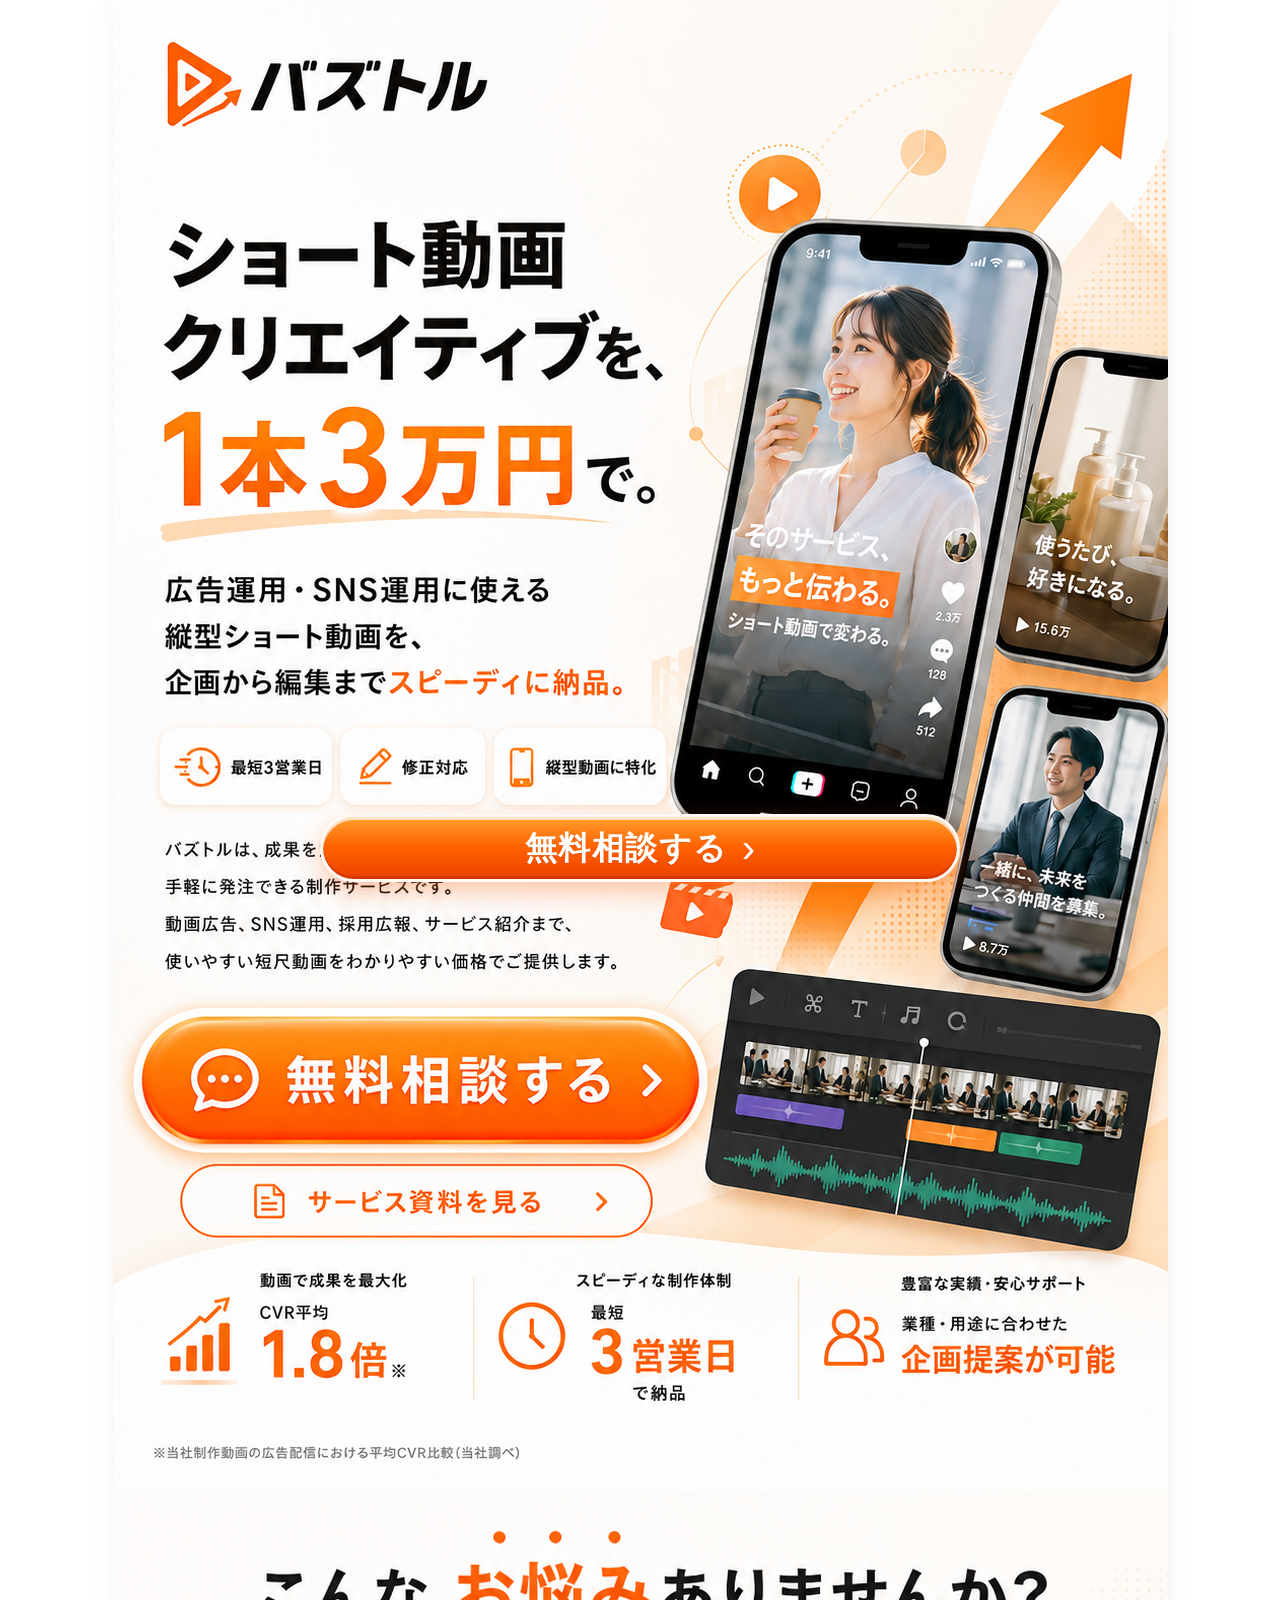
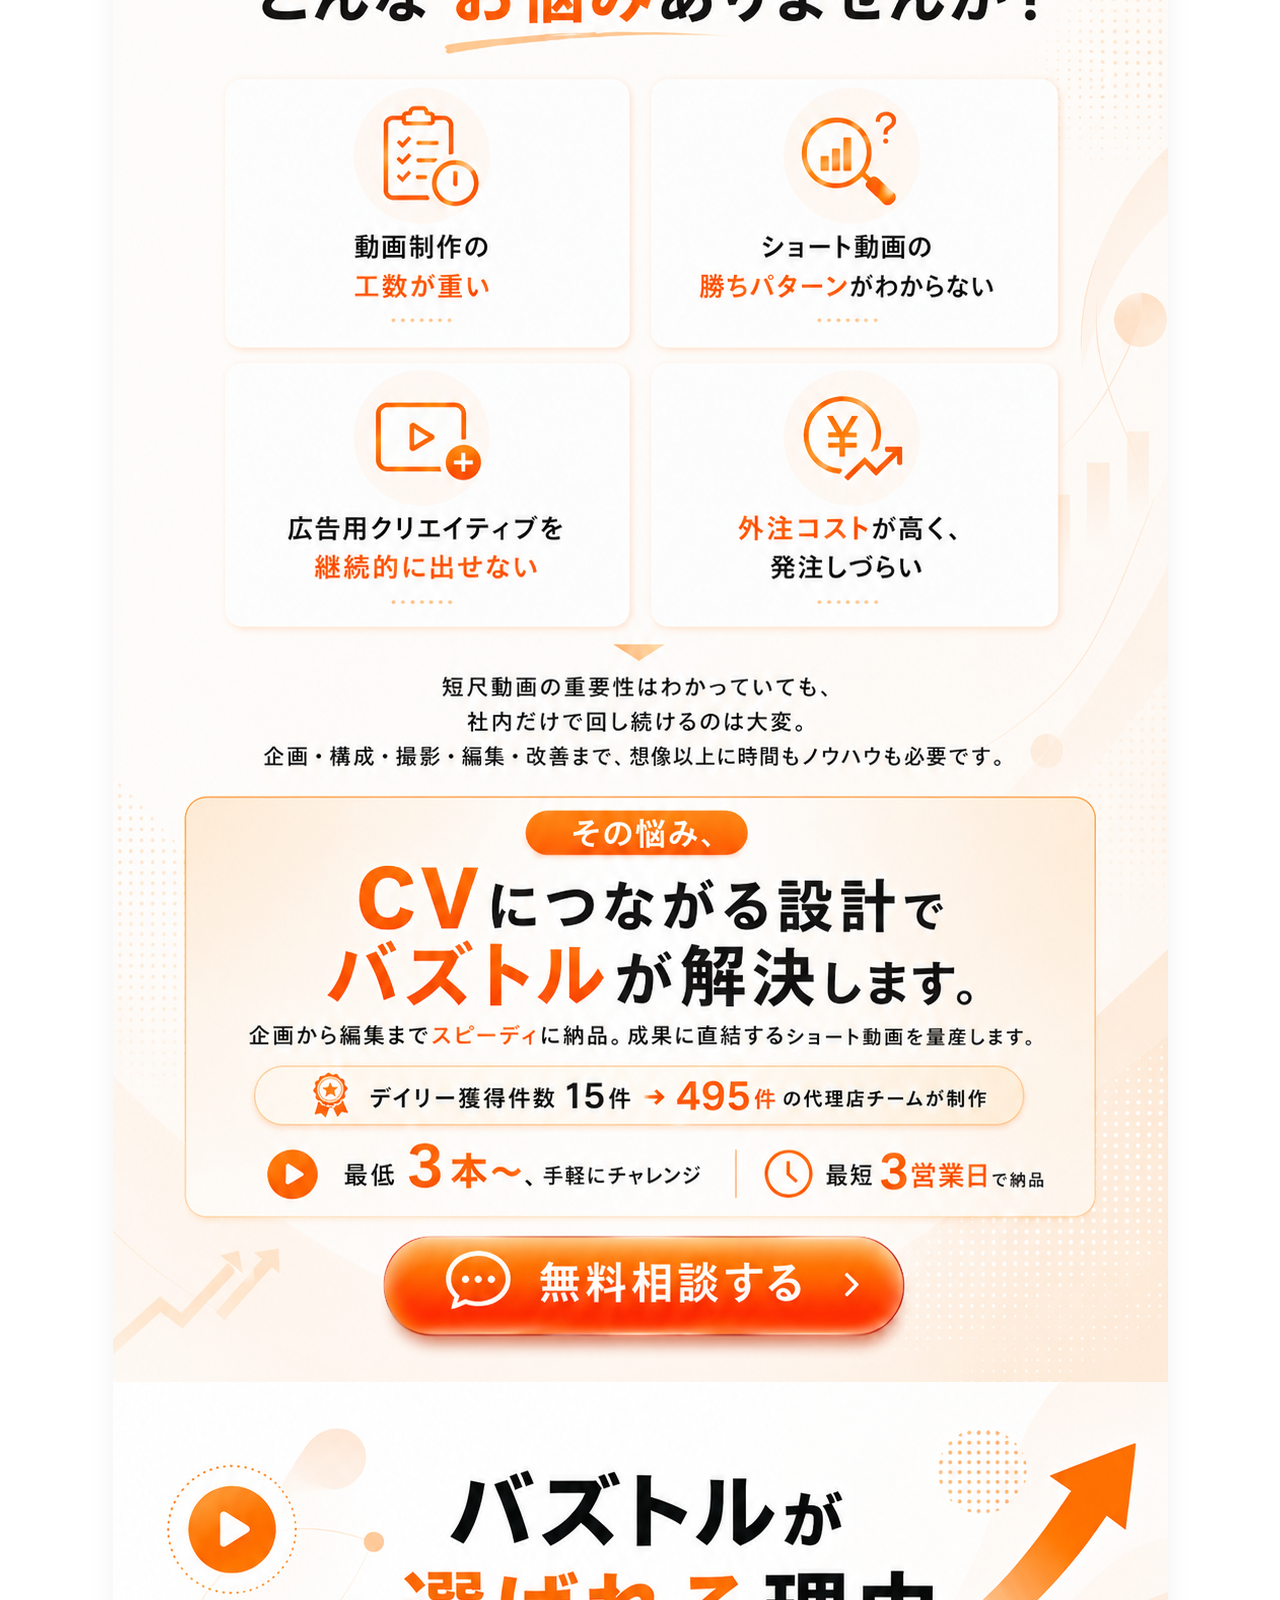
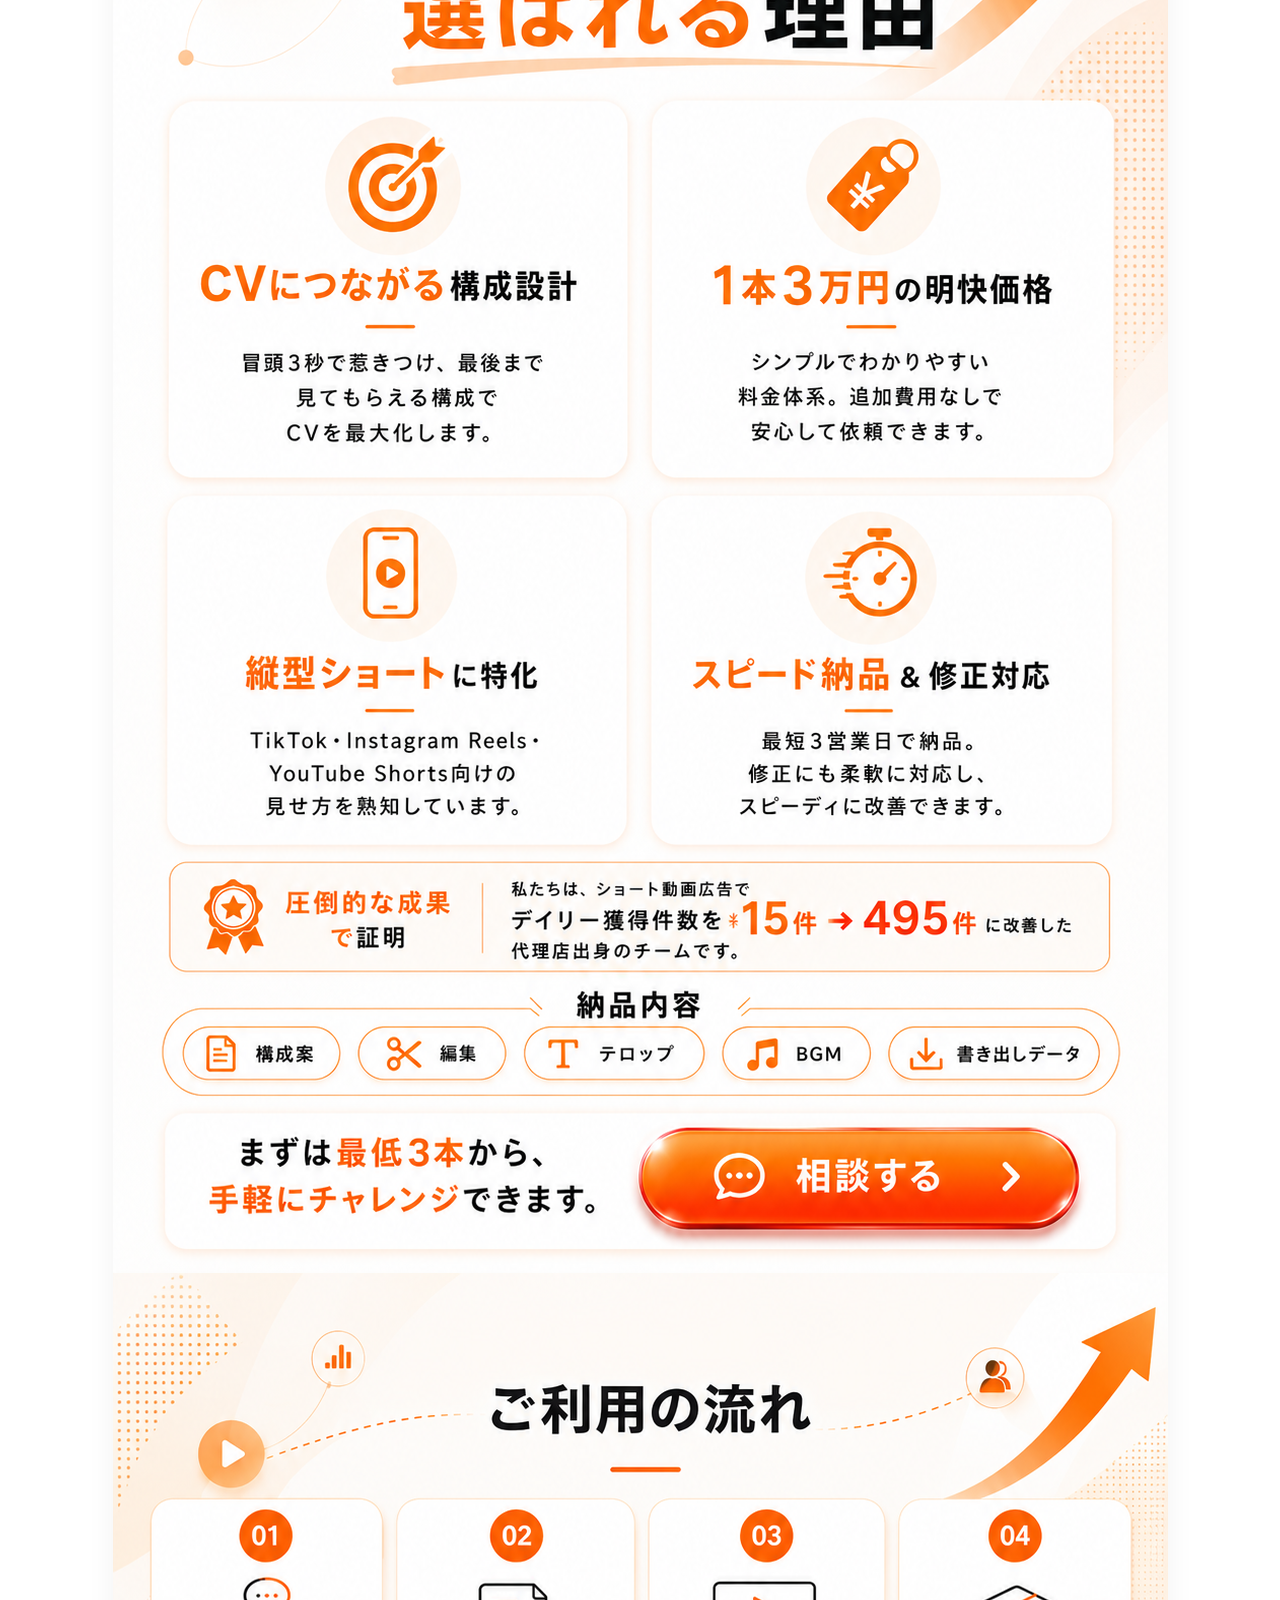
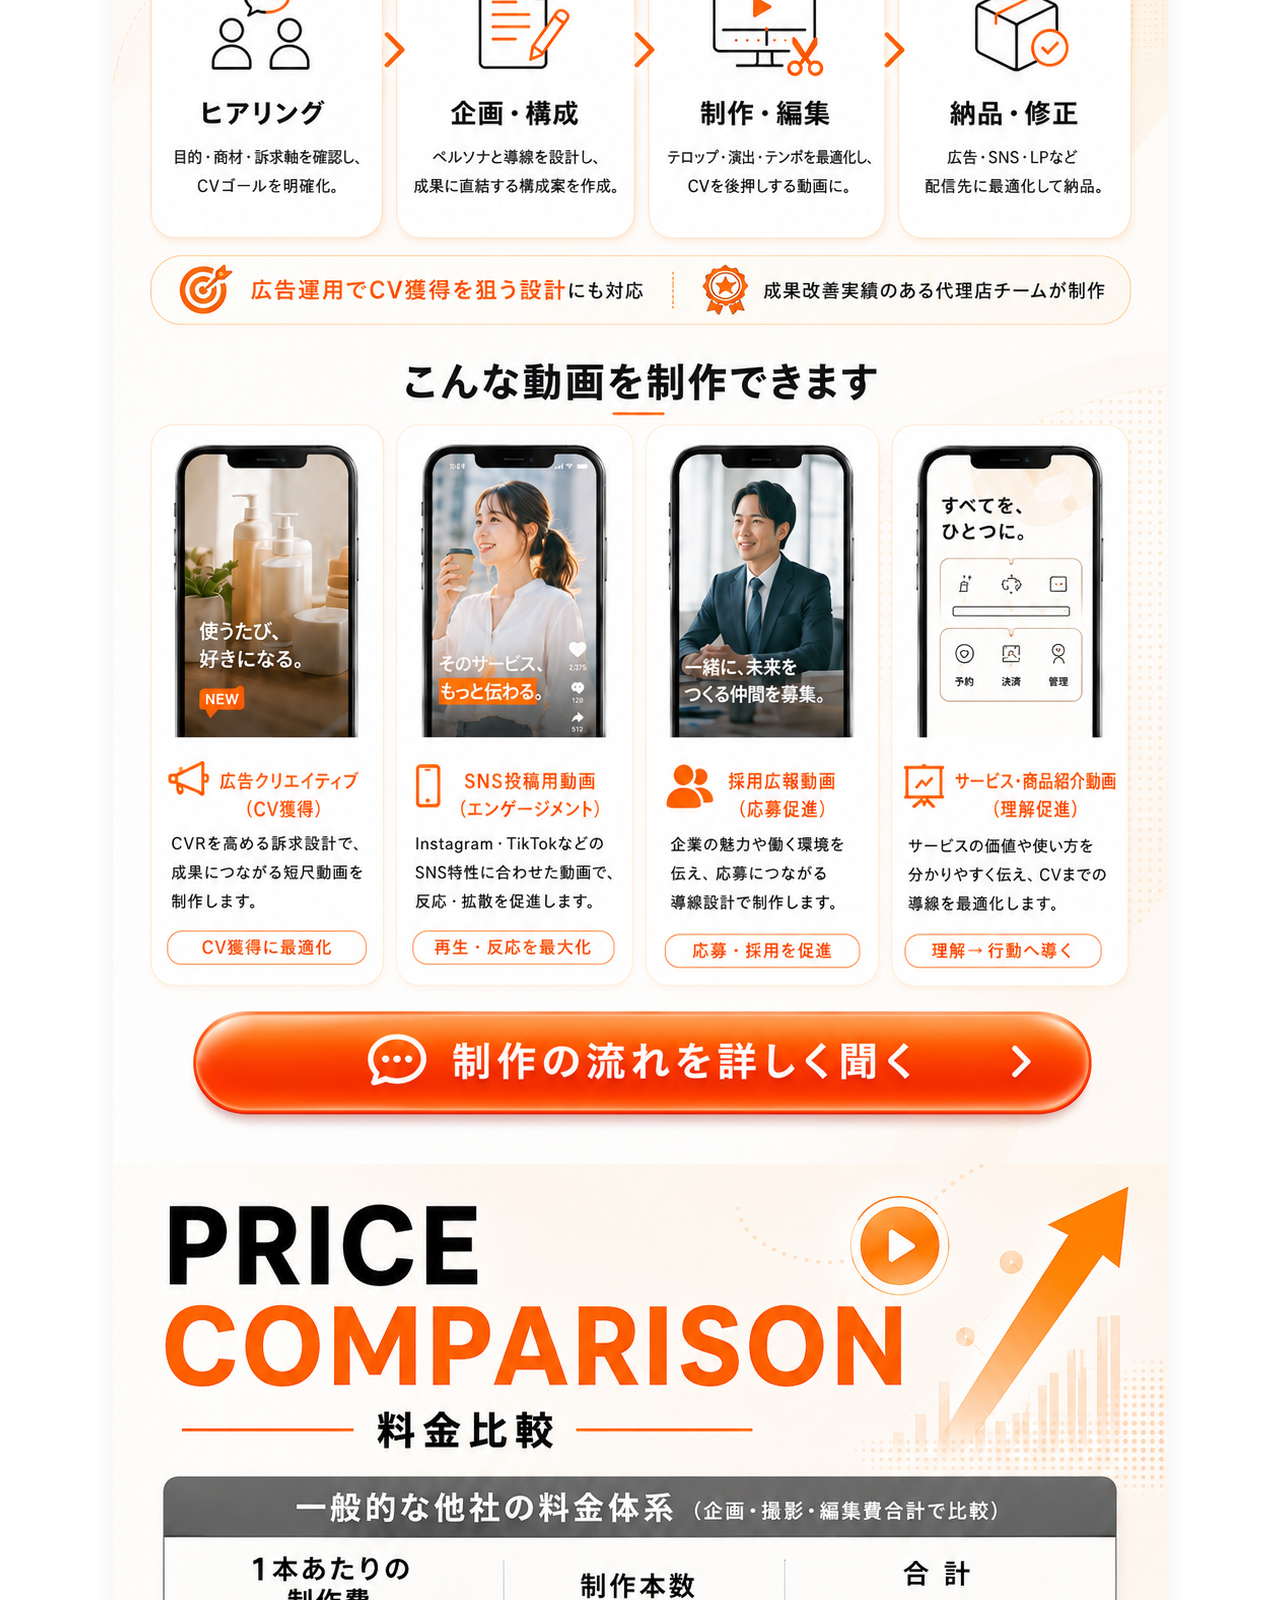
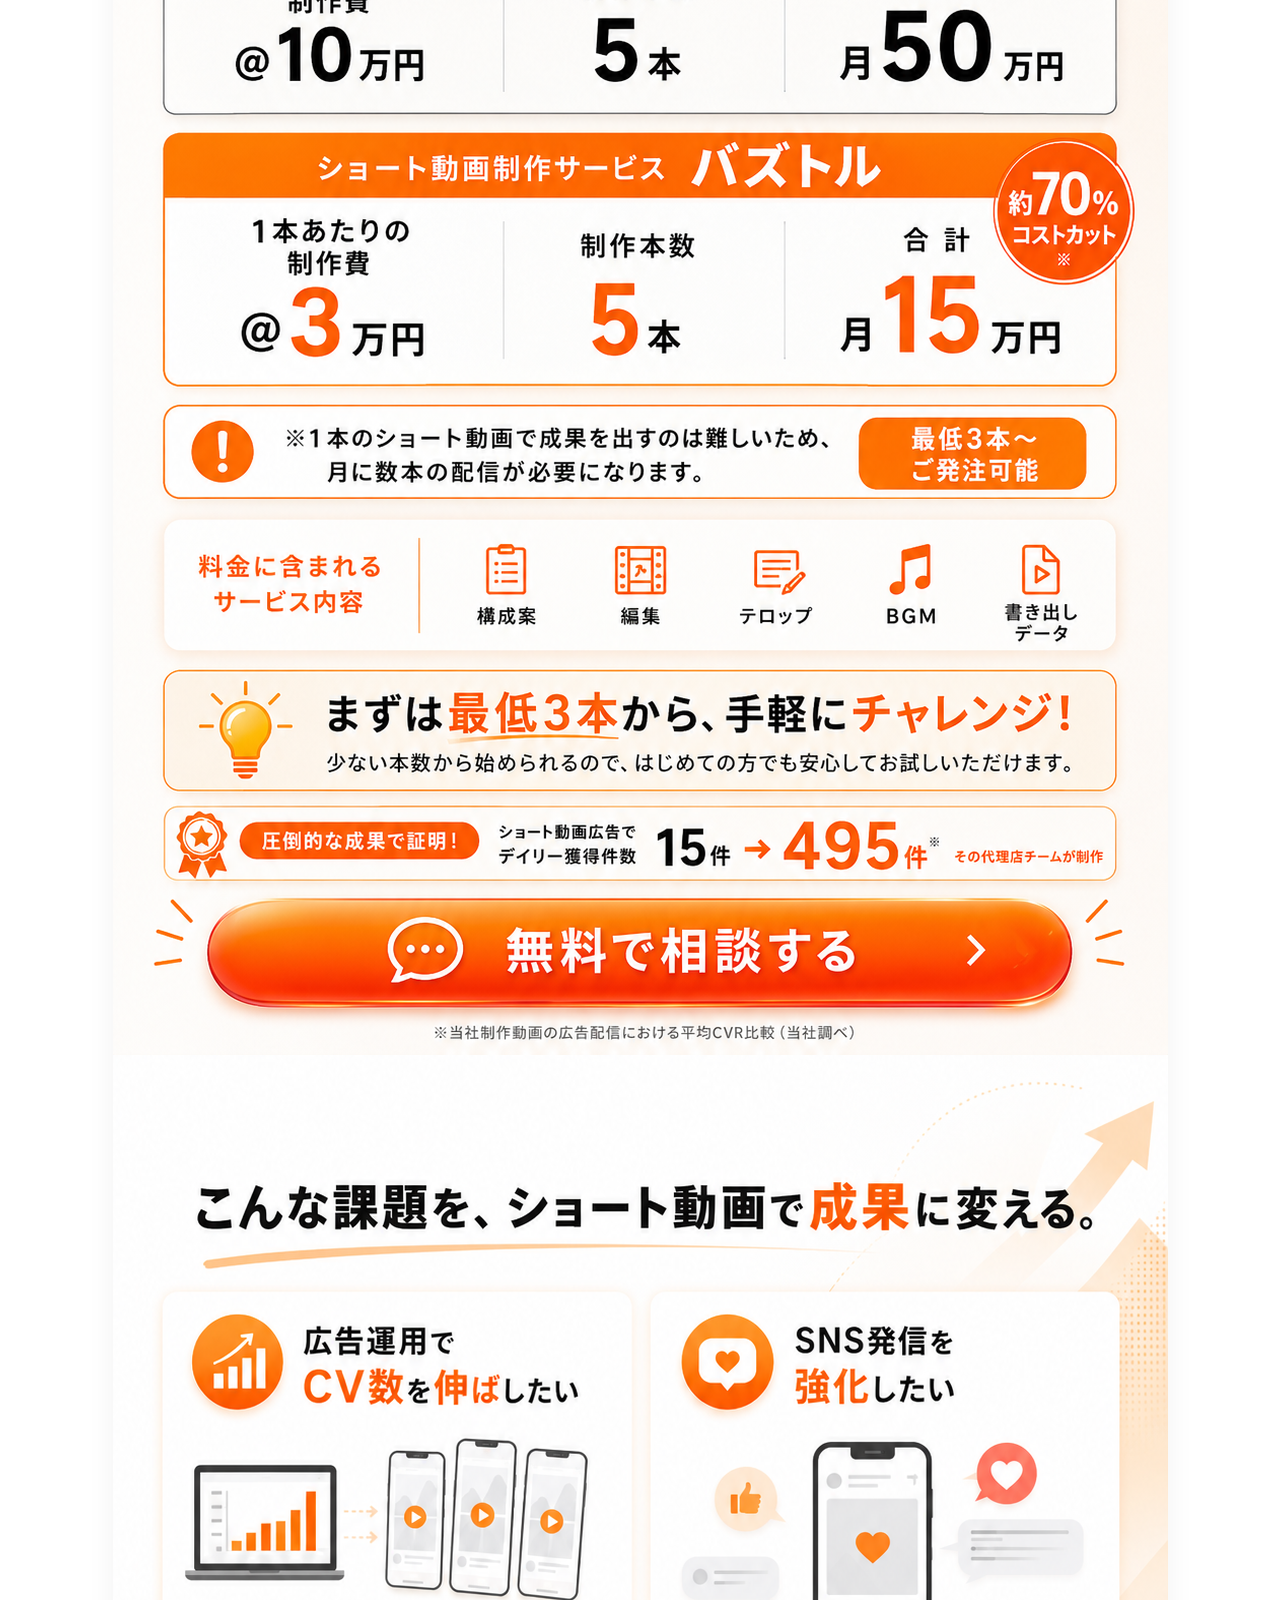
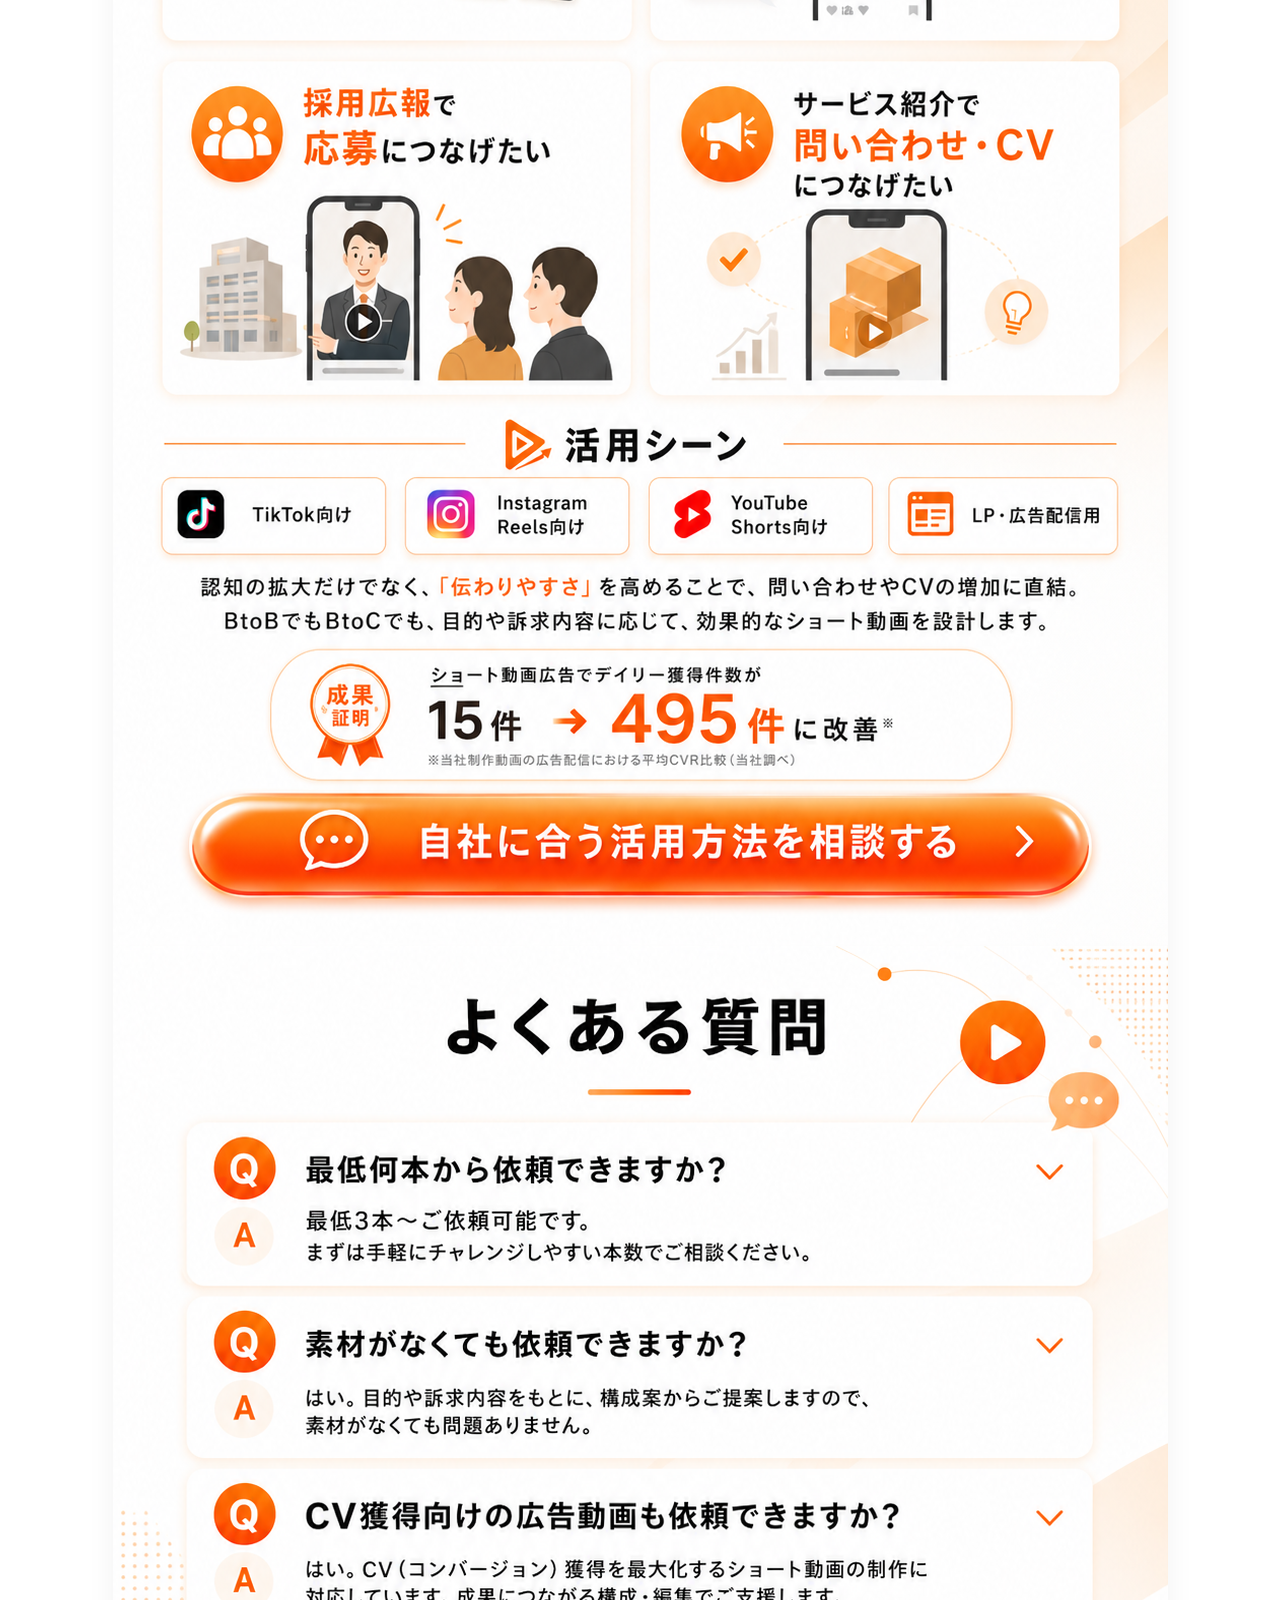
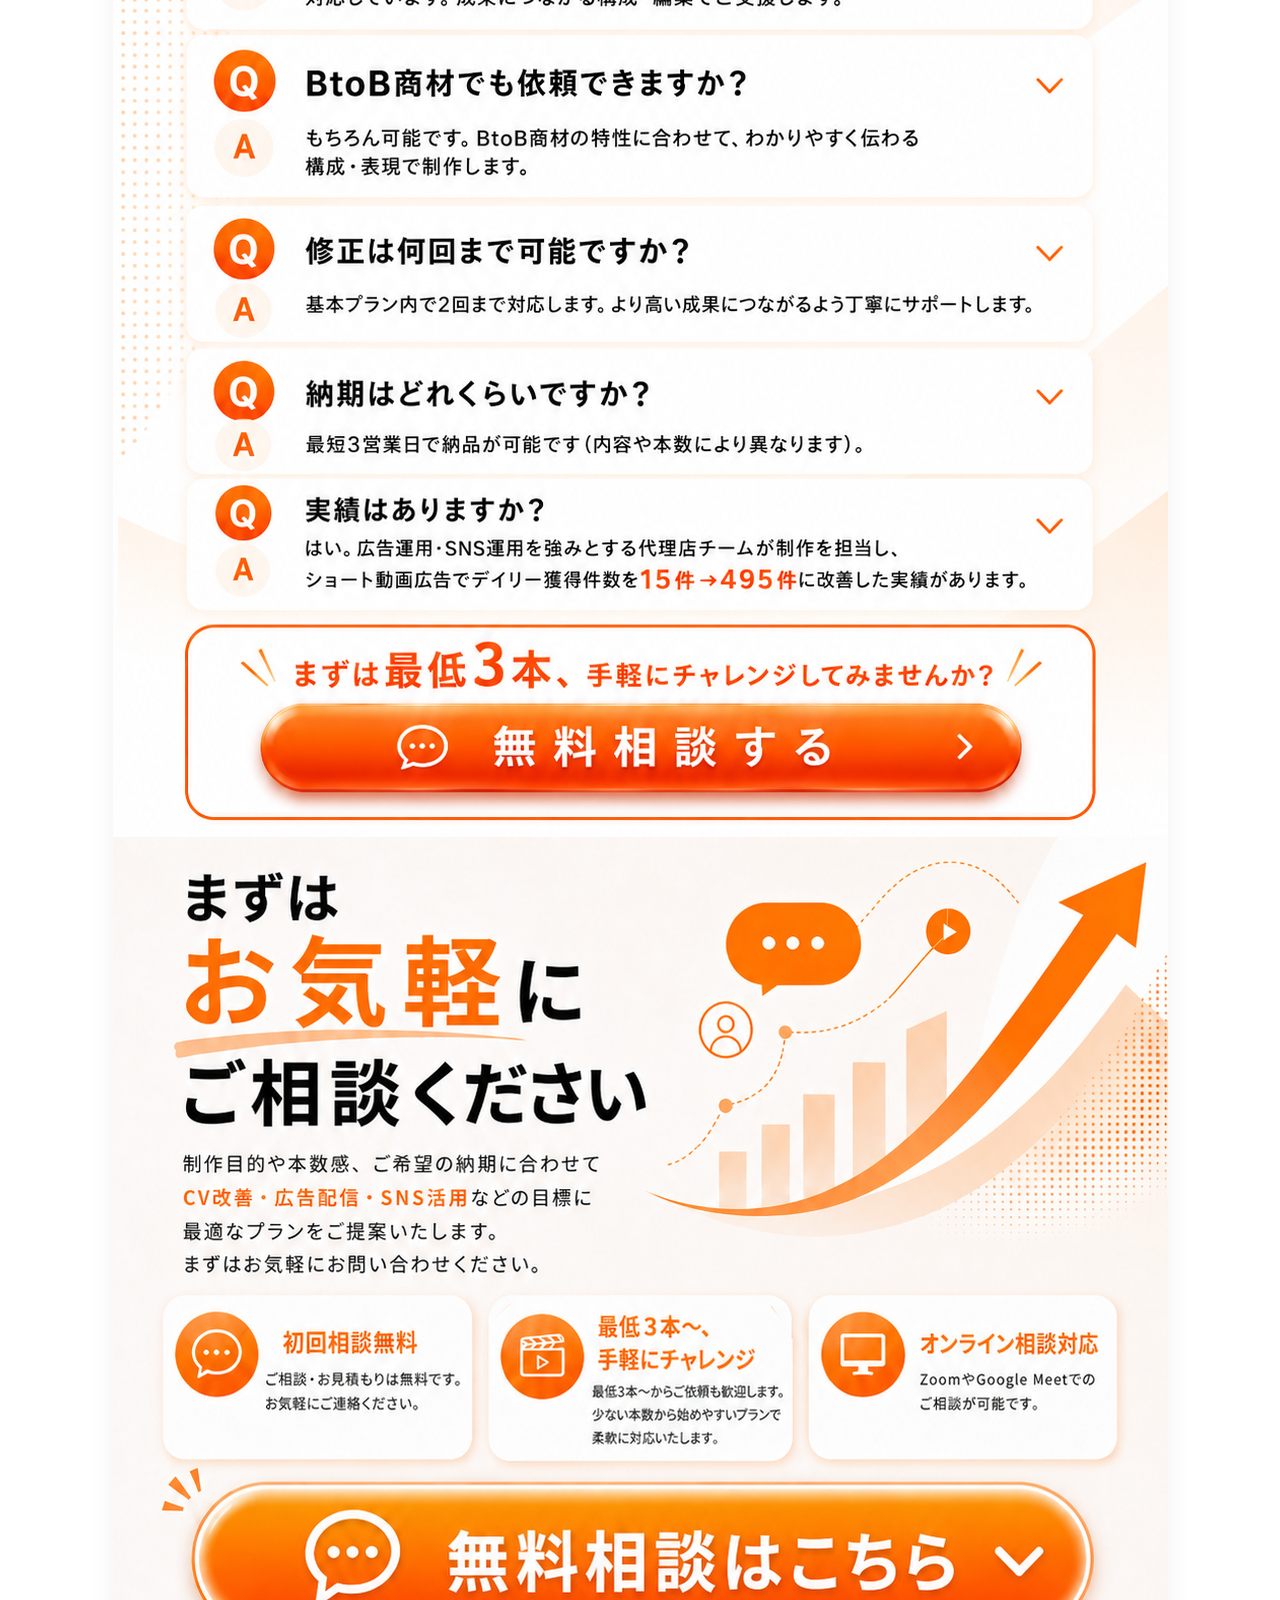
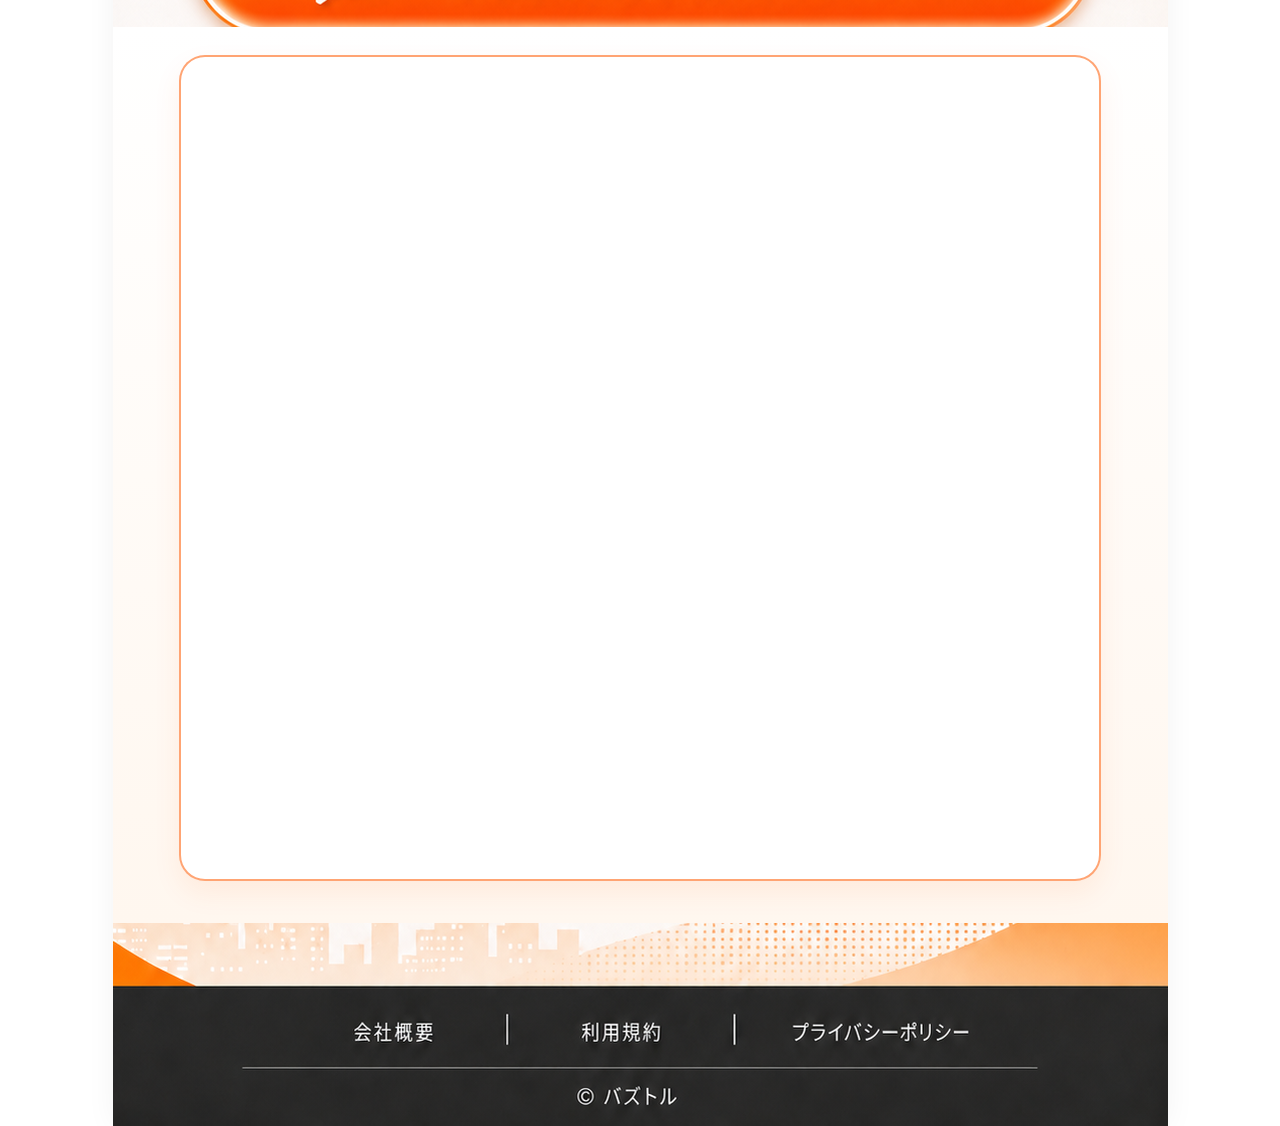
<file: index.html>
<!doctype html>
<html lang="ja">
<head>
  <meta charset="utf-8">
  <meta name="viewport" content="width=device-width, initial-scale=1">
  <title>バズトル | ショート動画クリエイティブ制作サービス</title>
  <meta name="description" content="広告運用・SNS運用に使える縦型ショート動画を、企画から編集までスピーディに納品。1本3万円、最低3本からご相談可能です。">
  <link rel="icon" href="assets/favicon.ico" sizes="any">
  <link rel="icon" href="assets/favicon.png" type="image/png">
  <style>
    :root { --orange:#ff5a00; --orange2:#ff8a1c; --dark:#111; --max:1055px; }
    * { box-sizing:border-box; }
    html { scroll-behavior:smooth; }
    body {
      margin:0; background:#fff; color:#111;
      font-family:-apple-system,BlinkMacSystemFont,"Hiragino Sans","Yu Gothic",YuGothic,Meiryo,sans-serif;
      -webkit-font-smoothing:antialiased;
      text-rendering:optimizeLegibility;
    }
    .lp { width:100%; max-width:var(--max); margin:0 auto; overflow:hidden; background:#fff; box-shadow:0 0 28px rgba(0,0,0,.05); }
    .section-img { display:block; width:100%; height:auto; margin:0; }
    .image-section, .contact-section, .footer-section { position:relative; width:100%; }
    /* 画像内CTAのクリック範囲。やや大きめに取って、押し漏れを防ぎます。 */
    .img-cta {
      position:absolute; z-index:5; display:block; color:transparent; text-decoration:none;
      border-radius:999px; -webkit-tap-highlight-color:transparent; cursor:pointer;
    }
    .img-cta:focus-visible { outline:4px solid rgba(255,90,0,.7); outline-offset:4px; }
    .cta-hero-main { left:3.2%; top:65.0%; width:55.2%; height:10.0%; }
    .cta-hero-sub  { left:5.0%; top:75.4%; width:47.8%; height:6.2%; }
    .cta-problem   { left:36.0%; top:86.0%; width:39.0%; height:8.5%; }
    .cta-reason    { left:47.0%; top:86.8%; width:43.0%; height:8.8%; }
    .cta-flow      { left:6.0%; top:85.3%; width:88.0%; height:8.8%; }
    .cta-price     { left:7.5%; top:86.5%; width:85.0%; height:8.5%; }
    .cta-scenes    { left:6.0%; top:86.8%; width:88.0%; height:8.8%; }
    .cta-faq       { left:13.0%; top:85.8%; width:74.0%; height:9.0%; }
    .cta-contact   { left:7.0%; top:77.0%; width:86.0%; height:16.5%; }
    .formrun-section {
      position:relative; z-index:2; width:100%; padding:28px 6.3% 42px;
      background:linear-gradient(180deg,#fff 0%,#fff7ef 100%);
    }
    .formrun-frame {
      width:100%; max-width:940px; margin:0 auto; padding:28px min(4vw, 34px) 34px;
      border:2px solid rgba(255,90,0,.55); border-radius:26px; background:#fff;
      box-shadow:0 12px 28px rgba(255,90,0,.08);
      scroll-margin-top:32px;
    }
    .formrun-slot {
      position:relative; width:100%; min-height:760px; overflow:visible; background:#fff;
    }
    .formrun-slot iframe, .formrun-slot .formrun-embed { width:100%; min-height:760px; border:0; display:block; background:#fff; }
    .footer-link { position:absolute; z-index:4; top:28%; height:28%; transform:translateX(-50%); color:transparent; text-decoration:none; }
    .footer-link.company { left:26%; width:18%; }
    .footer-link.terms { left:51%; width:18%; }
    .footer-link.privacy { left:75%; width:24%; }

    /* 追従CTA：文字そのものは一切拡大・縮小しない。外側の光だけ2秒に1回動かす。 */
    .sticky-cta {
      position:fixed; left:50%; bottom:18px; transform:translateX(-50%); z-index:20;
      width:min(640px, calc(100vw - 28px)); min-height:68px; padding:0 24px; border-radius:999px;
      display:flex; align-items:center; justify-content:center; gap:12px; overflow:visible;
      color:#fff; text-decoration:none; white-space:nowrap;
      background:linear-gradient(180deg,#ff9f30 0%,#ff6200 48%,#ee4100 100%);
      box-shadow:0 10px 24px rgba(255,90,0,.32), inset 0 3px 0 rgba(255,255,255,.72), inset 0 -3px 0 rgba(120,20,0,.22);
      border:3px solid rgba(255,255,255,.96);
      isolation:isolate;
    }
    .sticky-cta::before {
      content:""; position:absolute; inset:-7px; border-radius:inherit; z-index:-1; pointer-events:none;
      background:rgba(255,90,0,.22); opacity:0; transform:scale(.98);
      animation:ctaHalo 2s ease-in-out infinite;
    }
    .sticky-cta::after {
      content:""; position:absolute; inset:3px; border-radius:inherit; z-index:0; pointer-events:none;
      background:linear-gradient(110deg, transparent 0%, transparent 38%, rgba(255,255,255,.62) 50%, transparent 62%, transparent 100%);
      transform:translateX(-120%); opacity:0;
      animation:ctaShine 2s ease-in-out infinite;
    }
    .sticky-cta .label, .sticky-cta .arrow { position:relative; z-index:1; flex:0 0 auto; }
    .sticky-cta .label {
      font-weight:800; font-size:clamp(21px, 4vw, 32px); line-height:1; letter-spacing:.045em;
      text-shadow:0 1px 0 rgba(120,20,0,.16);
    }
    .sticky-cta .arrow { font-size:40px; line-height:1; font-weight:400; margin-left:2px; }
    @keyframes ctaHalo {
      0%, 65%, 100% { opacity:0; transform:scale(.98); }
      12% { opacity:1; transform:scale(1.025); }
      28% { opacity:0; transform:scale(1.08); }
    }
    @keyframes ctaShine {
      0%, 58%, 100% { opacity:0; transform:translateX(-120%); }
      10% { opacity:.85; }
      30% { opacity:0; transform:translateX(120%); }
    }
    @media (max-width: 640px) {
      .sticky-cta { min-height:56px; bottom:12px; width:calc(100vw - 24px); padding:0 18px; gap:9px; border-width:2px; }
      .sticky-cta .label { font-size:clamp(21px, 6.4vw, 27px); letter-spacing:.03em; font-weight:800; }
      .sticky-cta .arrow { font-size:31px; }
      .formrun-section { padding:20px 4.5% 32px; }
      .formrun-frame { padding:20px 14px 26px; border-radius:18px; }
      .formrun-slot { min-height:820px; }
      .formrun-slot iframe, .formrun-slot .formrun-embed { min-height:820px; }
    }
    @media (prefers-reduced-motion: reduce) {
      html { scroll-behavior:auto; }
      .sticky-cta::before, .sticky-cta::after { animation:none; }
    }
  </style>
<!-- Google Tag Manager -->
<script>(function(w,d,s,l,i){w[l]=w[l]||[];w[l].push({'gtm.start':
new Date().getTime(),event:'gtm.js'});var f=d.getElementsByTagName(s)[0],
j=d.createElement(s),dl=l!='dataLayer'?'&l='+l:'';j.async=true;j.src=
'https://www.googletagmanager.com/gtm.js?id='+i+dl;f.parentNode.insertBefore(j,f);
})(window,document,'script','dataLayer','GTM-PGHFX4QX');</script>
<!-- End Google Tag Manager -->
</head>
<body>
<!-- Google Tag Manager (noscript) -->
<noscript><iframe src="https://www.googletagmanager.com/ns.html?id=GTM-PGHFX4QX"
height="0" width="0" style="display:none;visibility:hidden"></iframe></noscript>
<!-- End Google Tag Manager (noscript) -->
  <main class="lp">
    <section class="image-section">
      <img class="section-img" src="assets/section-01-hero.png" alt="バズトル ショート動画クリエイティブを1本3万円で。広告運用・SNS運用に使える縦型ショート動画を企画から編集まで納品。">
      <a class="img-cta cta-hero-main" href="#formrun" data-scroll-formrun aria-label="無料相談フォームへ移動"></a>
      <a class="img-cta cta-hero-sub" href="#formrun" data-scroll-formrun aria-label="サービス資料・相談フォームへ移動"></a>
    </section>

    <section class="image-section">
      <img class="section-img" src="assets/section-02-problem.png" alt="動画制作の工数が重い、ショート動画の勝ちパターンがわからない、広告用クリエイティブを継続的に出せない、外注コストが高いという悩みを解決。">
      <a class="img-cta cta-problem" href="#formrun" data-scroll-formrun aria-label="無料相談フォームへ移動"></a>
    </section>

    <section class="image-section">
      <img class="section-img" src="assets/section-03-reason.png" alt="バズトルが選ばれる理由。CVにつながる構成設計、1本3万円の明快価格、縦型ショートに特化、スピード納品と修正対応。">
      <a class="img-cta cta-reason" href="#formrun" data-scroll-formrun aria-label="相談フォームへ移動"></a>
    </section>

    <section class="image-section">
      <img class="section-img" src="assets/section-04-flow.png" alt="ご利用の流れ。ヒアリング、企画・構成、制作・編集、納品・修正。広告クリエイティブ、SNS投稿用動画、採用広報動画、サービス・商品紹介動画に対応。">
      <a class="img-cta cta-flow" href="#formrun" data-scroll-formrun aria-label="制作の流れについて相談する"></a>
    </section>

    <section class="image-section">
      <img class="section-img" src="assets/section-05-price.png" alt="料金比較。一般的な他社は1本10万円、5本で月50万円。バズトルは1本3万円、5本で月15万円。最低3本から発注可能。">
      <a class="img-cta cta-price" href="#formrun" data-scroll-formrun aria-label="無料相談フォームへ移動"></a>
    </section>

    <section class="image-section">
      <img class="section-img" src="assets/section-06-scenes.png" alt="広告運用でCV数を伸ばしたい、SNS発信を強化したい、採用広報で応募につなげたい、サービス紹介で問い合わせ・CVにつなげたい方向け。">
      <a class="img-cta cta-scenes" href="#formrun" data-scroll-formrun aria-label="自社に合う活用方法を相談する"></a>
    </section>

    <section class="image-section">
      <img class="section-img" src="assets/section-07-faq.png" alt="よくある質問。最低3本から依頼可能、素材がなくても依頼可能、CV獲得向け広告動画やBtoB商材にも対応、修正は基本プラン内で2回まで、最短3営業日納品。">
      <a class="img-cta cta-faq" href="#formrun" data-scroll-formrun aria-label="無料相談フォームへ移動"></a>
    </section>

    <section class="contact-section" id="contact" aria-label="お問い合わせ">
      <img class="section-img" src="assets/section-08-contact-top.png" alt="まずはお気軽にご相談ください。無料相談はこちら。初回相談無料、最低3本から、オンライン相談対応。">
      <a class="img-cta cta-contact" href="#formrun" data-scroll-formrun aria-label="無料相談フォームへ移動"></a>
    </section>

    <section class="formrun-section" aria-label="お問い合わせフォーム">
      <div class="formrun-frame" id="formrun">
        <div class="formrun-slot">
          <script src="https://sdk.form.run/js/v2/embed.js"></script>
          <div
            class="formrun-embed"
            data-formrun-form="@goodtime-lp3"
            data-formrun-redirect="true"
          ></div>
        </div>
      </div>
    </section>

    <section class="footer-section" aria-label="フッター">
      <img class="section-img" src="assets/section-08-footer.png" alt="会社概要、利用規約、プライバシーポリシー。">
      <a class="footer-link company" href="company.html" aria-label="会社概要"></a>
      <a class="footer-link terms" href="terms.html" aria-label="利用規約"></a>
      <a class="footer-link privacy" href="privacy.html" aria-label="プライバシーポリシー"></a>
    </section>
  </main>
  <a class="sticky-cta" href="#formrun" data-scroll-formrun aria-label="無料相談フォームへ移動">
    <span class="label">無料相談する</span>
    <span class="arrow" aria-hidden="true">›</span>
  </a>
  <script>
    document.querySelectorAll('[data-scroll-formrun]').forEach(function(link) {
      link.addEventListener('click', function(event) {
        var target = document.getElementById('formrun');
        if (!target) return;
        event.preventDefault();
        target.scrollIntoView({ behavior: 'smooth', block: 'start' });
        history.replaceState(null, '', '#formrun');
      });
    });
  </script>
</body>
</html>
</file>
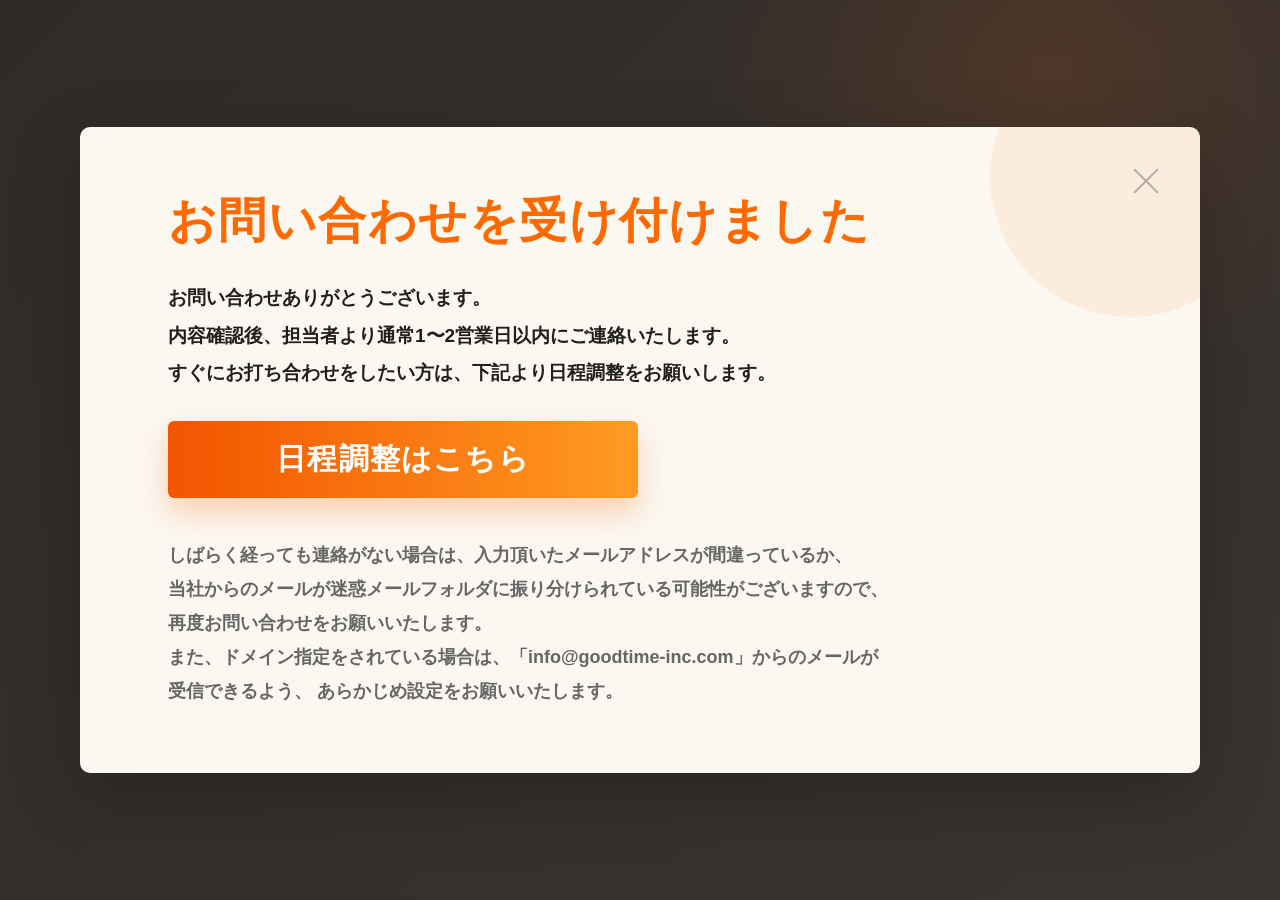
<file: buzztru_thanks_page_html.html>
<!doctype html>
<html lang="ja">
<head>
  <meta charset="utf-8" />
  <meta name="viewport" content="width=device-width, initial-scale=1" />
  <title>お問い合わせを受け付けました｜バズトル</title>
  <meta name="description" content="バズトルへのお問い合わせを受け付けました。お急ぎの方は日程調整ページよりお打ち合わせ日時をご予約ください。" />
  <style>
    :root {
      --orange: #ff6a00;
      --orange-dark: #f25500;
      --orange-light: #ff9b21;
      --black: #201f1e;
      --text: #2b2b2b;
      --muted: #666;
      --cream: #fbf7f1;
      --white: #fff;
      --overlay: rgba(22, 18, 16, 0.82);
      --shadow: 0 24px 70px rgba(0, 0, 0, 0.24);
      --radius: 10px;
    }

    * {
      box-sizing: border-box;
    }

    body {
      margin: 0;
      min-height: 100vh;
      font-family: -apple-system, BlinkMacSystemFont, "Hiragino Sans", "Yu Gothic", "YuGothic", "Noto Sans JP", "Segoe UI", sans-serif;
      color: var(--text);
      background:
        radial-gradient(circle at 82% 8%, rgba(255, 106, 0, 0.12), transparent 26%),
        linear-gradient(135deg, #302b28 0%, #3a3431 100%);
      display: grid;
      place-items: center;
      padding: 64px 24px;
    }

    .modal {
      position: relative;
      width: min(100%, 1120px);
      background: var(--cream);
      border-radius: var(--radius);
      box-shadow: var(--shadow);
      padding: clamp(36px, 5vw, 72px) clamp(28px, 7vw, 88px);
      overflow: hidden;
    }

    .modal::before {
      content: "";
      position: absolute;
      top: -90px;
      right: -70px;
      width: 280px;
      height: 280px;
      border-radius: 50%;
      background: rgba(255, 106, 0, 0.08);
      pointer-events: none;
    }

    .close {
      position: absolute;
      top: clamp(22px, 3vw, 34px);
      right: clamp(22px, 3vw, 34px);
      width: 40px;
      height: 40px;
      border: 0;
      background: transparent;
      cursor: pointer;
      opacity: 0.62;
    }

    .close::before,
    .close::after {
      content: "";
      position: absolute;
      top: 50%;
      left: 50%;
      width: 34px;
      height: 2px;
      background: #8b8b8b;
      border-radius: 999px;
      transform-origin: center;
    }

    .close::before {
      transform: translate(-50%, -50%) rotate(45deg);
    }

    .close::after {
      transform: translate(-50%, -50%) rotate(-45deg);
    }

    .close:hover {
      opacity: 1;
    }

    .content {
      max-width: 720px;
      position: relative;
      z-index: 1;
    }

    h1 {
      margin: 0 0 28px;
      color: var(--orange);
      font-size: clamp(30px, 4.4vw, 48px);
      line-height: 1.25;
      letter-spacing: 0.03em;
      font-weight: 800;
    }

    .lead {
      margin: 0 0 30px;
      font-size: clamp(16px, 1.8vw, 19px);
      line-height: 1.95;
      font-weight: 700;
      color: var(--black);
    }

    .button-wrap {
      margin: 30px 0 40px;
    }

    .schedule-button {
      display: inline-flex;
      align-items: center;
      justify-content: center;
      gap: 12px;
      width: min(100%, 470px);
      min-height: 76px;
      padding: 18px 28px;
      border-radius: 6px;
      color: var(--white);
      text-decoration: none;
      font-size: clamp(22px, 2.6vw, 30px);
      font-weight: 800;
      letter-spacing: 0.04em;
      background: linear-gradient(90deg, var(--orange-dark), var(--orange-light));
      box-shadow: 0 14px 28px rgba(255, 106, 0, 0.28);
      transition: transform 0.18s ease, box-shadow 0.18s ease, filter 0.18s ease;
    }

    .schedule-button:hover {
      transform: translateY(-2px);
      box-shadow: 0 18px 36px rgba(255, 106, 0, 0.34);
      filter: brightness(1.02);
    }

    .schedule-button:active {
      transform: translateY(0);
      box-shadow: 0 10px 22px rgba(255, 106, 0, 0.24);
    }

    .note {
      margin: 0;
      color: var(--muted);
      font-size: clamp(15px, 1.6vw, 18px);
      line-height: 1.9;
      font-weight: 600;
    }

    @media (max-width: 720px) {
      body {
        padding: 24px 14px;
        align-items: start;
      }

      .modal {
        padding: 48px 22px 36px;
      }

      .close {
        top: 16px;
        right: 14px;
      }

      .lead,
      .note {
        line-height: 1.85;
      }

      .schedule-button {
        width: 100%;
        min-height: 70px;
      }
    }
  </style>
<!-- Google Tag Manager -->
<script>(function(w,d,s,l,i){w[l]=w[l]||[];w[l].push({'gtm.start':
new Date().getTime(),event:'gtm.js'});var f=d.getElementsByTagName(s)[0],
j=d.createElement(s),dl=l!='dataLayer'?'&l='+l:'';j.async=true;j.src=
'https://www.googletagmanager.com/gtm.js?id='+i+dl;f.parentNode.insertBefore(j,f);
})(window,document,'script','dataLayer','GTM-PGHFX4QX');</script>
<!-- End Google Tag Manager -->
</head>
<body>
<!-- Google Tag Manager (noscript) -->
<noscript><iframe src="https://www.googletagmanager.com/ns.html?id=GTM-PGHFX4QX"
height="0" width="0" style="display:none;visibility:hidden"></iframe></noscript>
<!-- End Google Tag Manager (noscript) -->
  <main class="modal" aria-labelledby="thanks-title">
    <button class="close" type="button" aria-label="閉じる" onclick="history.back()"></button>

    <div class="content">
      <h1 id="thanks-title">お問い合わせを受け付けました</h1>

      <p class="lead">
        お問い合わせありがとうございます。<br />
        内容確認後、担当者より通常1〜2営業日以内にご連絡いたします。<br />
        すぐにお打ち合わせをしたい方は、下記より日程調整をお願いします。
      </p>

      <div class="button-wrap">
        <a class="schedule-button" href="https://timerex.net/s/riko.sato_4258_9fc9/8a97313d" target="_blank" rel="noopener noreferrer">
          日程調整はこちら
        </a>
      </div>

      <p class="note">
        しばらく経っても連絡がない場合は、入力頂いたメールアドレスが間違っているか、<br />
        当社からのメールが迷惑メールフォルダに振り分けられている可能性がございますので、<br />
        再度お問い合わせをお願いいたします。<br />
        また、ドメイン指定をされている場合は、「info@goodtime-inc.com」からのメールが受信できるよう、
        あらかじめ設定をお願いいたします。
      </p>
    </div>
  </main>
</body>
</html>
</file>
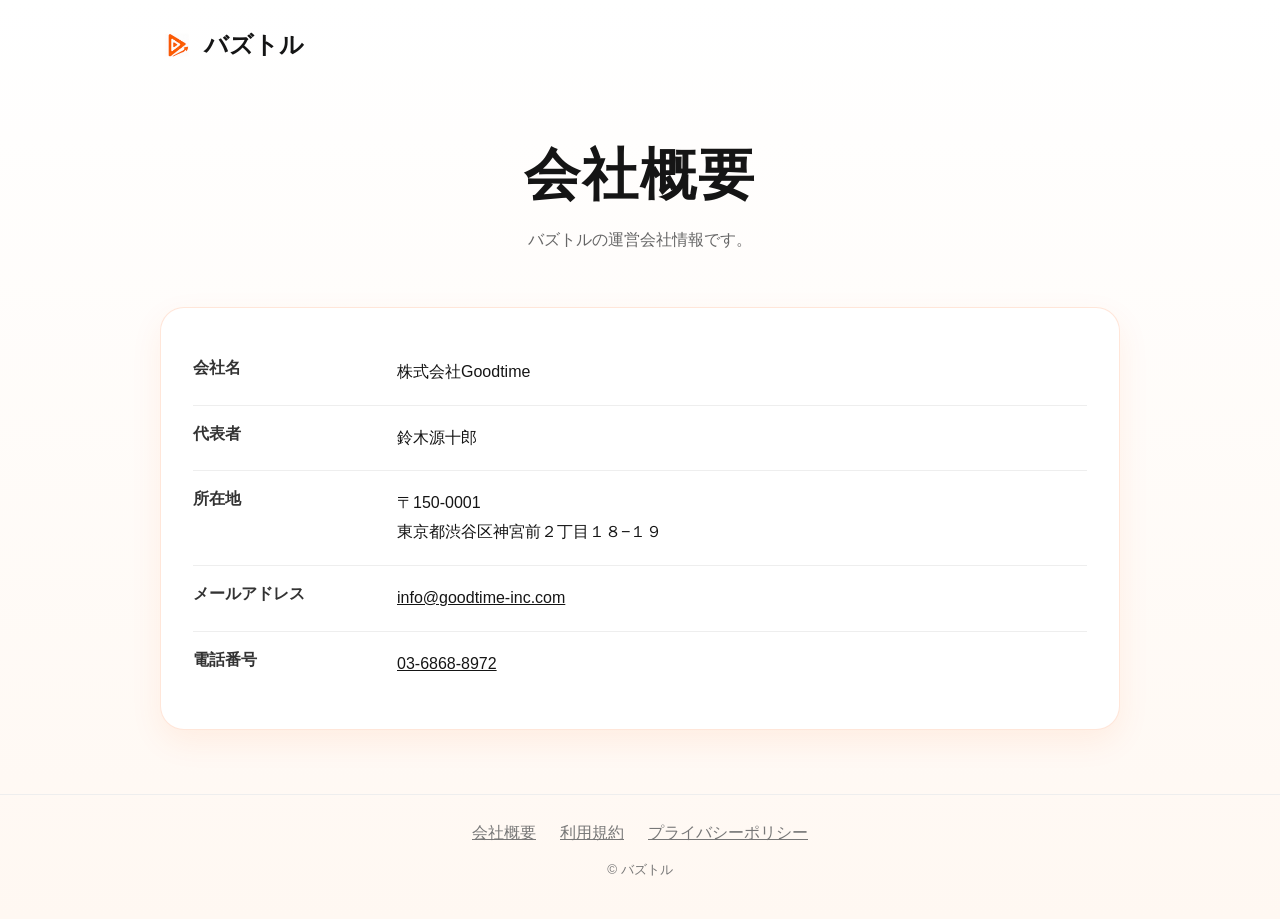
<file: company.html>
<!doctype html>
<html lang="ja">
<head>
  <meta charset="utf-8"><meta name="viewport" content="width=device-width, initial-scale=1">
  <title>会社概要 | バズトル</title>
  <meta name="description" content="バズトルを運営する株式会社Goodtimeの会社概要です。">
  <link rel="icon" href="assets/favicon.ico" sizes="any"><link rel="stylesheet" href="common.css">
<!-- Google Tag Manager -->
<script>(function(w,d,s,l,i){w[l]=w[l]||[];w[l].push({'gtm.start':
new Date().getTime(),event:'gtm.js'});var f=d.getElementsByTagName(s)[0],
j=d.createElement(s),dl=l!='dataLayer'?'&l='+l:'';j.async=true;j.src=
'https://www.googletagmanager.com/gtm.js?id='+i+dl;f.parentNode.insertBefore(j,f);
})(window,document,'script','dataLayer','GTM-PGHFX4QX');</script>
<!-- End Google Tag Manager -->
</head>
<body>
<!-- Google Tag Manager (noscript) -->
<noscript><iframe src="https://www.googletagmanager.com/ns.html?id=GTM-PGHFX4QX"
height="0" width="0" style="display:none;visibility:hidden"></iframe></noscript>
<!-- End Google Tag Manager (noscript) -->
<header class="site-header"><div class="wrap"><a class="brand" href="index.html"><img src="assets/favicon.png" alt="">バズトル</a></div></header>
<main class="wrap">
  <section class="hero"><h1>会社概要</h1><p>バズトルの運営会社情報です。</p></section>
  <section class="card" aria-label="会社概要">
    <div class="row"><div class="label">会社名</div><div class="value">株式会社Goodtime</div></div>
    <div class="row"><div class="label">代表者</div><div class="value">鈴木源十郎</div></div>
    <div class="row"><div class="label">所在地</div><div class="value">〒150-0001<br>東京都渋谷区神宮前２丁目１８−１９</div></div>
    <div class="row"><div class="label">メールアドレス</div><div class="value"><a href="mailto:info@goodtime-inc.com">info@goodtime-inc.com</a></div></div>
    <div class="row"><div class="label">電話番号</div><div class="value"><a href="tel:0368688972">03-6868-8972</a></div></div>
  </section>
</main>
<footer class="site-footer"><div class="wrap"><div class="footer-links"><a href="company.html">会社概要</a><a href="terms.html">利用規約</a><a href="privacy.html">プライバシーポリシー</a></div><small>© バズトル</small></div></footer>
</body>
</html>
</file>
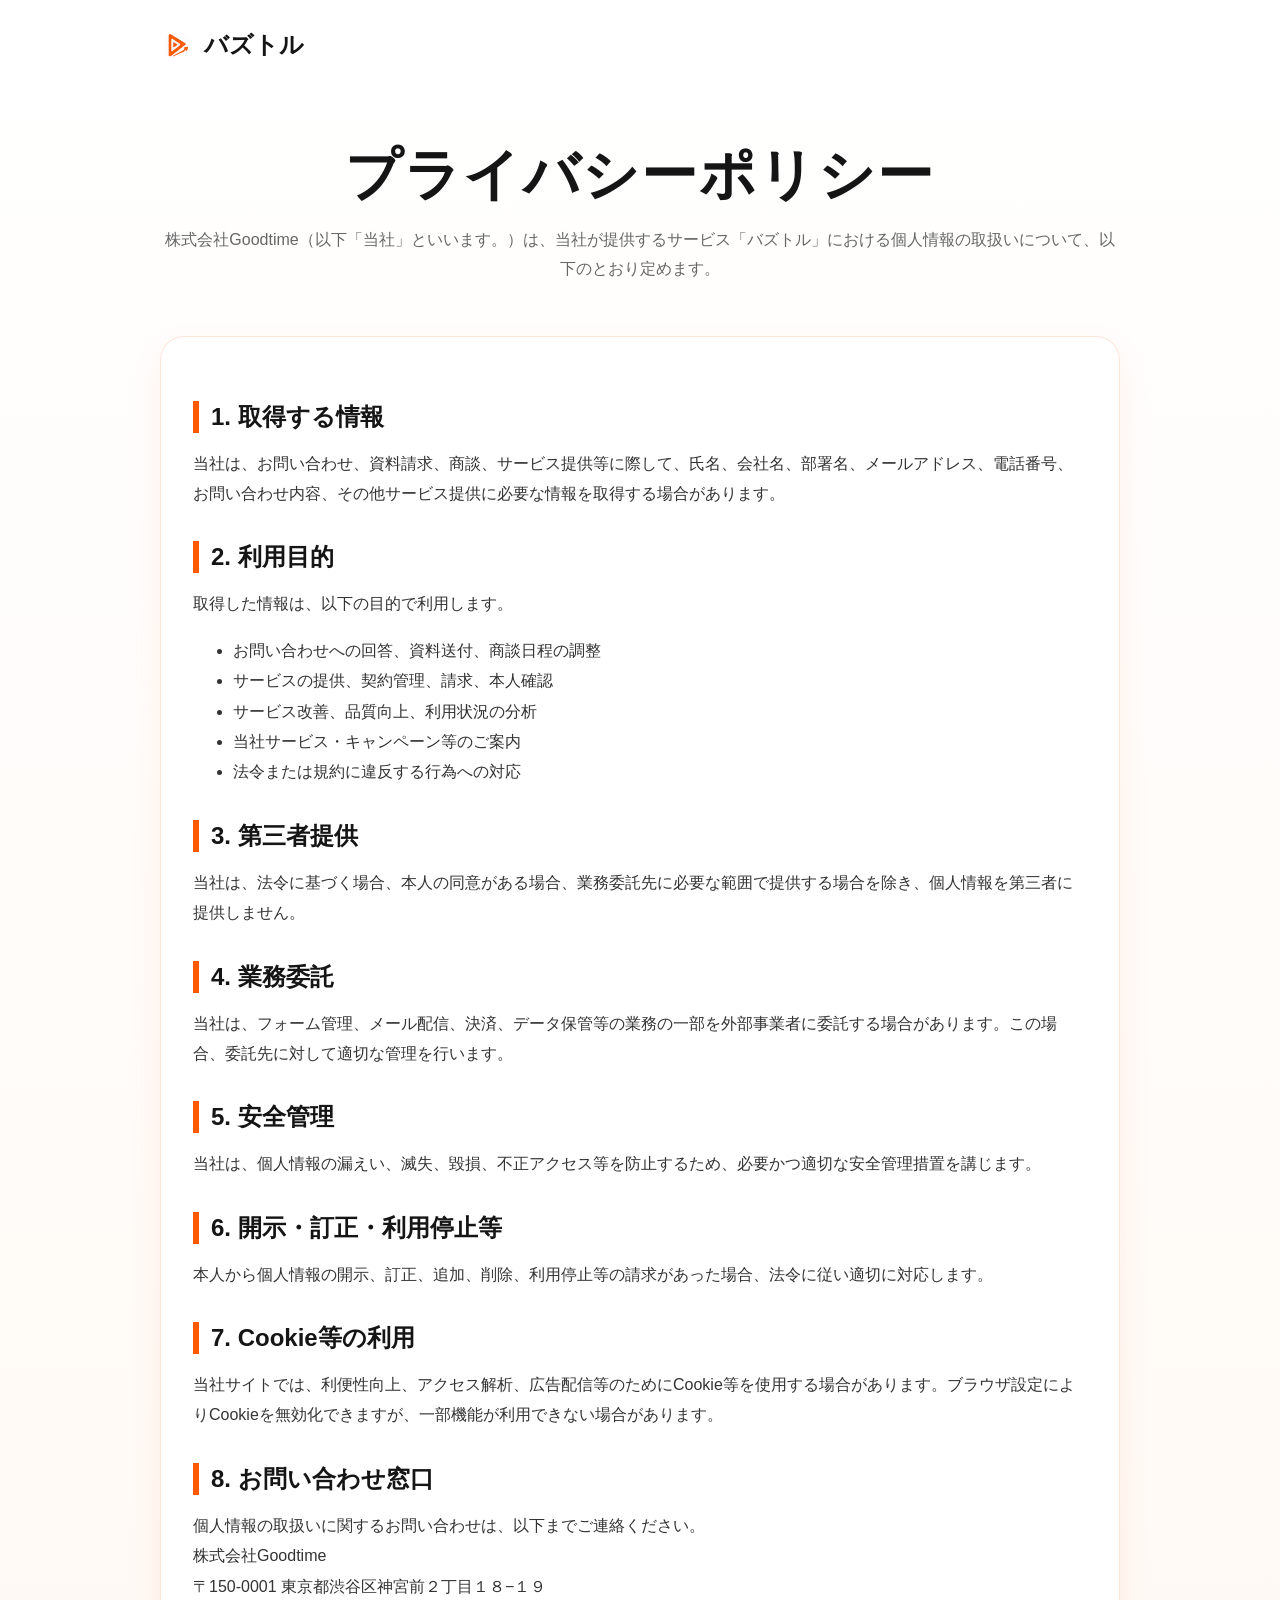
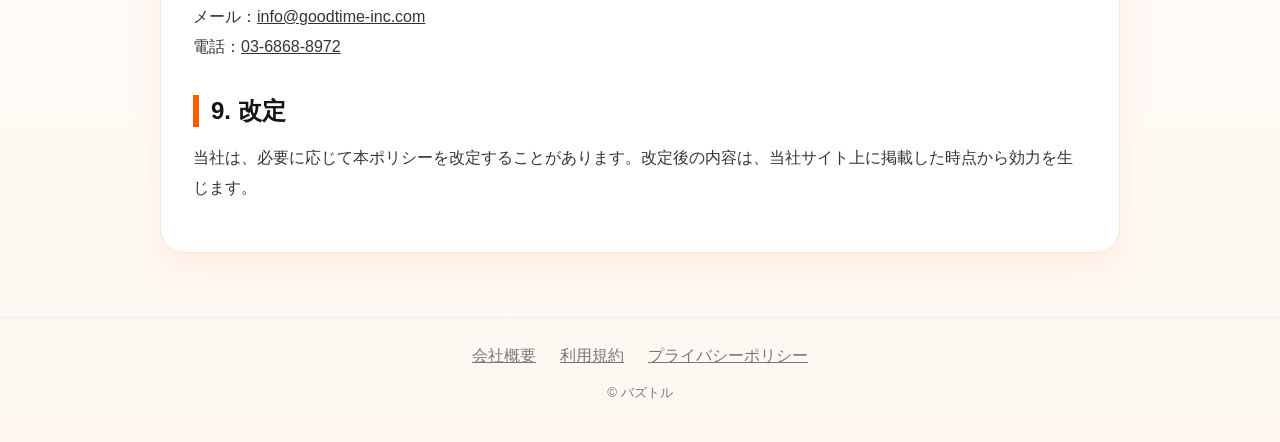
<file: privacy.html>
<!doctype html>
<html lang="ja">
<head>
  <meta charset="utf-8"><meta name="viewport" content="width=device-width, initial-scale=1">
  <title>プライバシーポリシー | バズトル</title>
  <meta name="description" content="バズトルのプライバシーポリシーです。">
  <link rel="icon" href="assets/favicon.ico" sizes="any"><link rel="stylesheet" href="common.css">
<!-- Google Tag Manager -->
<script>(function(w,d,s,l,i){w[l]=w[l]||[];w[l].push({'gtm.start':
new Date().getTime(),event:'gtm.js'});var f=d.getElementsByTagName(s)[0],
j=d.createElement(s),dl=l!='dataLayer'?'&l='+l:'';j.async=true;j.src=
'https://www.googletagmanager.com/gtm.js?id='+i+dl;f.parentNode.insertBefore(j,f);
})(window,document,'script','dataLayer','GTM-PGHFX4QX');</script>
<!-- End Google Tag Manager -->
</head>
<body>
<!-- Google Tag Manager (noscript) -->
<noscript><iframe src="https://www.googletagmanager.com/ns.html?id=GTM-PGHFX4QX"
height="0" width="0" style="display:none;visibility:hidden"></iframe></noscript>
<!-- End Google Tag Manager (noscript) -->
<header class="site-header"><div class="wrap"><a class="brand" href="index.html"><img src="assets/favicon.png" alt="">バズトル</a></div></header>
<main class="wrap">
  <section class="hero"><h1>プライバシーポリシー</h1><p>株式会社Goodtime（以下「当社」といいます。）は、当社が提供するサービス「バズトル」における個人情報の取扱いについて、以下のとおり定めます。</p></section>
  <article class="card">
    <section class="section"><h2>1. 取得する情報</h2><p>当社は、お問い合わせ、資料請求、商談、サービス提供等に際して、氏名、会社名、部署名、メールアドレス、電話番号、お問い合わせ内容、その他サービス提供に必要な情報を取得する場合があります。</p></section>
    <section class="section"><h2>2. 利用目的</h2><p>取得した情報は、以下の目的で利用します。</p><ul><li>お問い合わせへの回答、資料送付、商談日程の調整</li><li>サービスの提供、契約管理、請求、本人確認</li><li>サービス改善、品質向上、利用状況の分析</li><li>当社サービス・キャンペーン等のご案内</li><li>法令または規約に違反する行為への対応</li></ul></section>
    <section class="section"><h2>3. 第三者提供</h2><p>当社は、法令に基づく場合、本人の同意がある場合、業務委託先に必要な範囲で提供する場合を除き、個人情報を第三者に提供しません。</p></section>
    <section class="section"><h2>4. 業務委託</h2><p>当社は、フォーム管理、メール配信、決済、データ保管等の業務の一部を外部事業者に委託する場合があります。この場合、委託先に対して適切な管理を行います。</p></section>
    <section class="section"><h2>5. 安全管理</h2><p>当社は、個人情報の漏えい、滅失、毀損、不正アクセス等を防止するため、必要かつ適切な安全管理措置を講じます。</p></section>
    <section class="section"><h2>6. 開示・訂正・利用停止等</h2><p>本人から個人情報の開示、訂正、追加、削除、利用停止等の請求があった場合、法令に従い適切に対応します。</p></section>
    <section class="section"><h2>7. Cookie等の利用</h2><p>当社サイトでは、利便性向上、アクセス解析、広告配信等のためにCookie等を使用する場合があります。ブラウザ設定によりCookieを無効化できますが、一部機能が利用できない場合があります。</p></section>
    <section class="section"><h2>8. お問い合わせ窓口</h2><p>個人情報の取扱いに関するお問い合わせは、以下までご連絡ください。<br>株式会社Goodtime<br>〒150-0001 東京都渋谷区神宮前２丁目１８−１９<br>メール：<a href="mailto:info@goodtime-inc.com">info@goodtime-inc.com</a><br>電話：<a href="tel:0368688972">03-6868-8972</a></p></section>
    <section class="section"><h2>9. 改定</h2><p>当社は、必要に応じて本ポリシーを改定することがあります。改定後の内容は、当社サイト上に掲載した時点から効力を生じます。</p></section>
  </article>
</main>
<footer class="site-footer"><div class="wrap"><div class="footer-links"><a href="company.html">会社概要</a><a href="terms.html">利用規約</a><a href="privacy.html">プライバシーポリシー</a></div><small>© バズトル</small></div></footer>
</body>
</html>
</file>
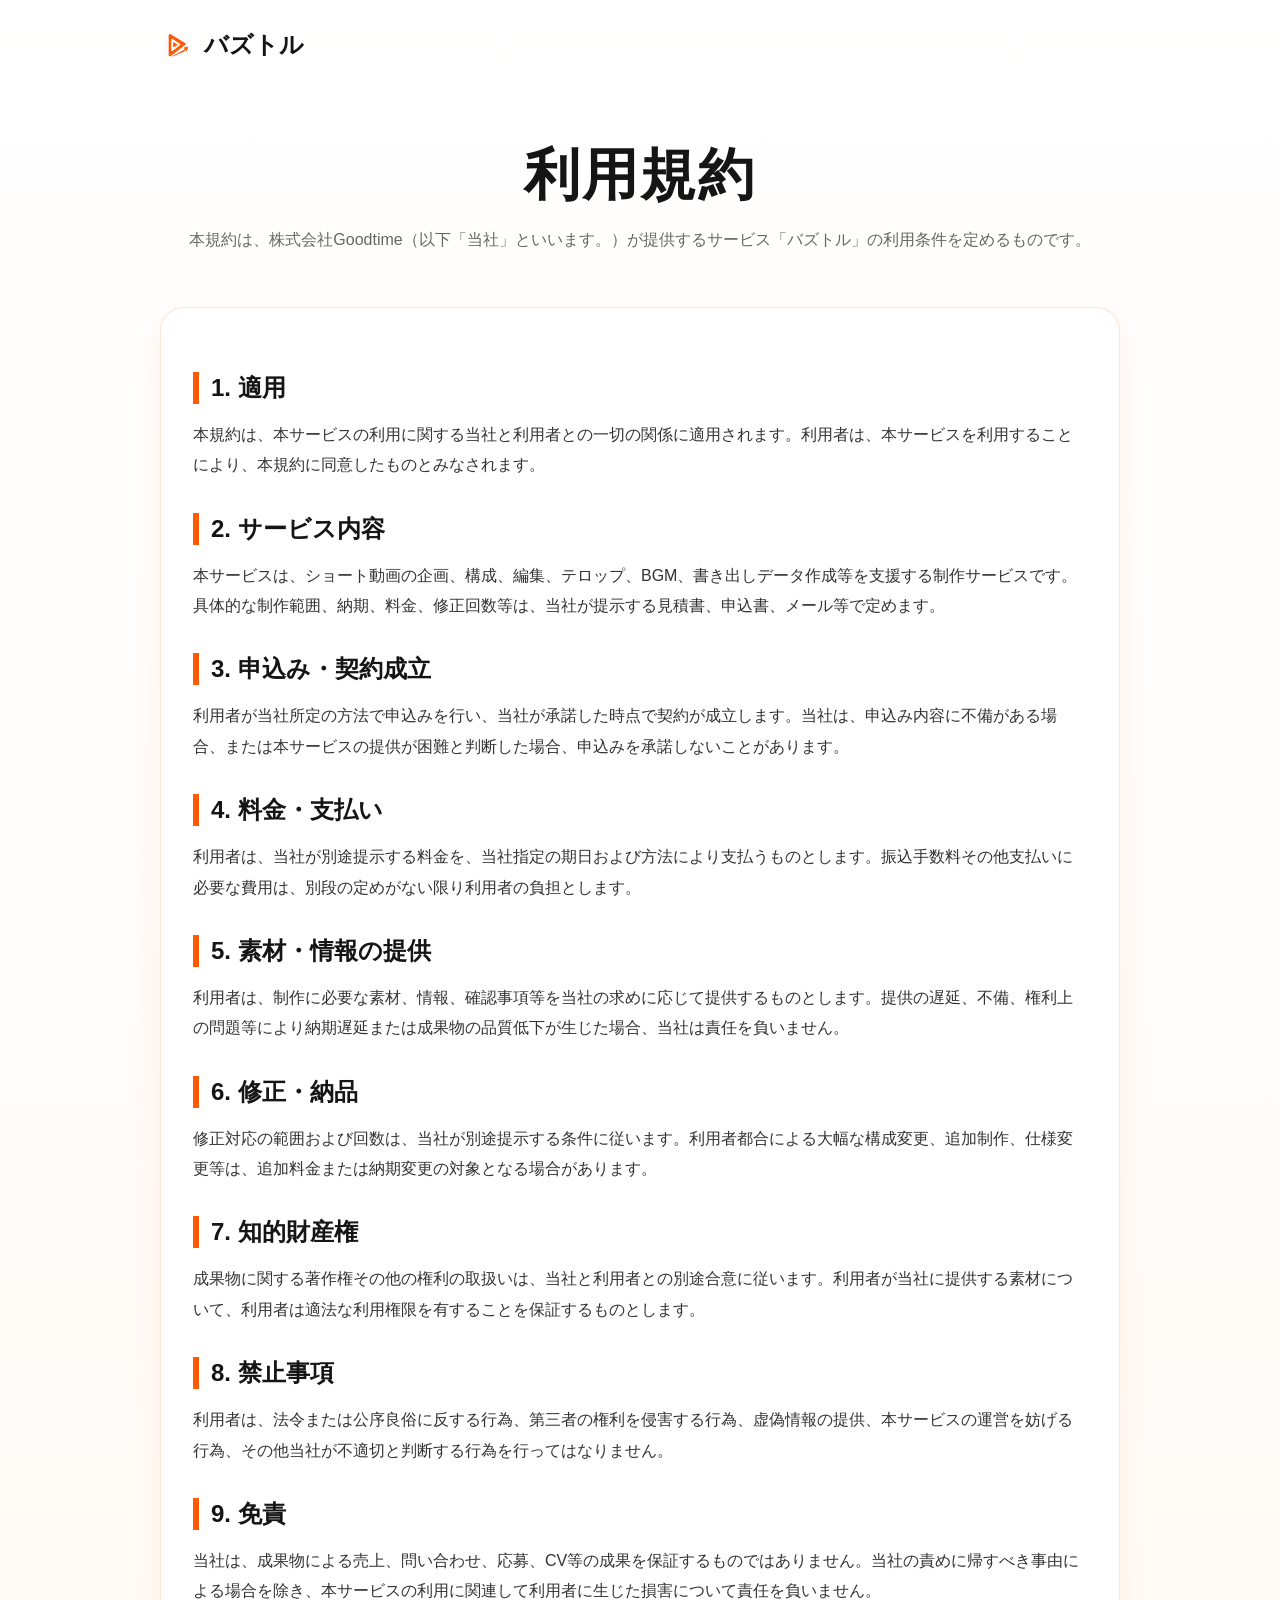
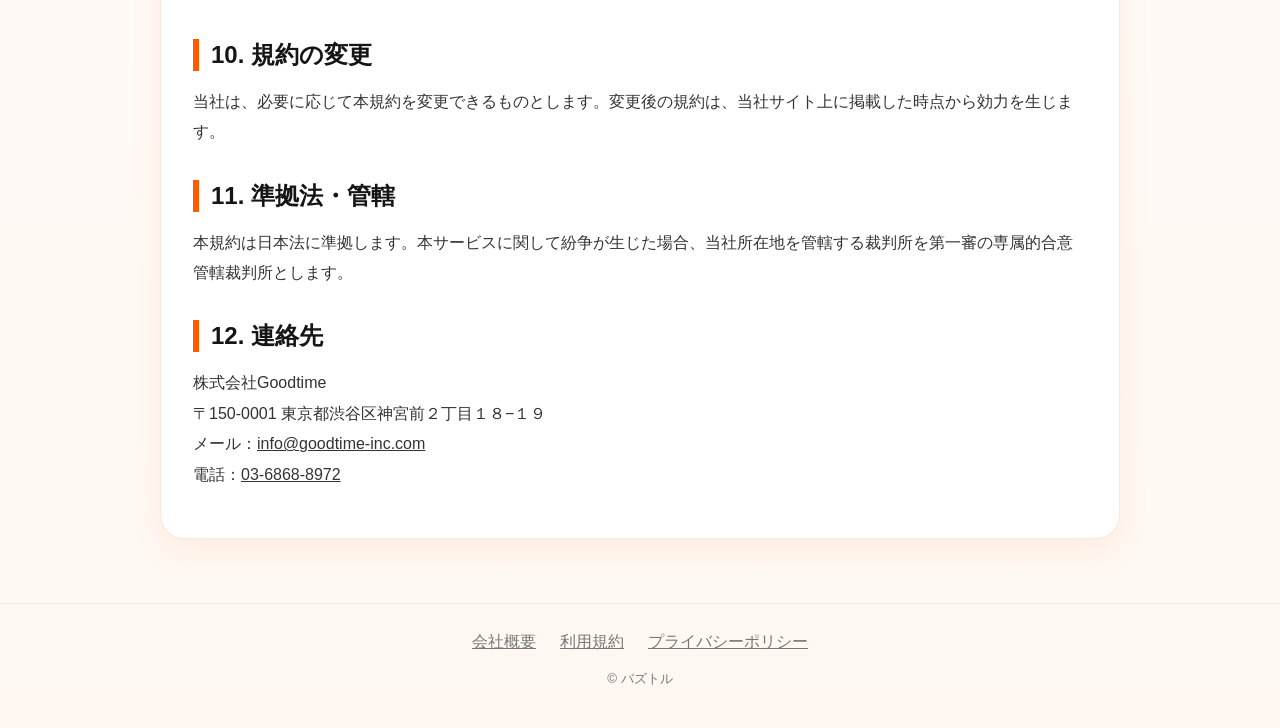
<file: terms.html>
<!doctype html>
<html lang="ja">
<head>
  <meta charset="utf-8"><meta name="viewport" content="width=device-width, initial-scale=1">
  <title>利用規約 | バズトル</title>
  <meta name="description" content="バズトルの利用規約です。">
  <link rel="icon" href="assets/favicon.ico" sizes="any"><link rel="stylesheet" href="common.css">
<!-- Google Tag Manager -->
<script>(function(w,d,s,l,i){w[l]=w[l]||[];w[l].push({'gtm.start':
new Date().getTime(),event:'gtm.js'});var f=d.getElementsByTagName(s)[0],
j=d.createElement(s),dl=l!='dataLayer'?'&l='+l:'';j.async=true;j.src=
'https://www.googletagmanager.com/gtm.js?id='+i+dl;f.parentNode.insertBefore(j,f);
})(window,document,'script','dataLayer','GTM-PGHFX4QX');</script>
<!-- End Google Tag Manager -->
</head>
<body>
<!-- Google Tag Manager (noscript) -->
<noscript><iframe src="https://www.googletagmanager.com/ns.html?id=GTM-PGHFX4QX"
height="0" width="0" style="display:none;visibility:hidden"></iframe></noscript>
<!-- End Google Tag Manager (noscript) -->
<header class="site-header"><div class="wrap"><a class="brand" href="index.html"><img src="assets/favicon.png" alt="">バズトル</a></div></header>
<main class="wrap">
  <section class="hero"><h1>利用規約</h1><p>本規約は、株式会社Goodtime（以下「当社」といいます。）が提供するサービス「バズトル」の利用条件を定めるものです。</p></section>
  <article class="card">
    <section class="section"><h2>1. 適用</h2><p>本規約は、本サービスの利用に関する当社と利用者との一切の関係に適用されます。利用者は、本サービスを利用することにより、本規約に同意したものとみなされます。</p></section>
    <section class="section"><h2>2. サービス内容</h2><p>本サービスは、ショート動画の企画、構成、編集、テロップ、BGM、書き出しデータ作成等を支援する制作サービスです。具体的な制作範囲、納期、料金、修正回数等は、当社が提示する見積書、申込書、メール等で定めます。</p></section>
    <section class="section"><h2>3. 申込み・契約成立</h2><p>利用者が当社所定の方法で申込みを行い、当社が承諾した時点で契約が成立します。当社は、申込み内容に不備がある場合、または本サービスの提供が困難と判断した場合、申込みを承諾しないことがあります。</p></section>
    <section class="section"><h2>4. 料金・支払い</h2><p>利用者は、当社が別途提示する料金を、当社指定の期日および方法により支払うものとします。振込手数料その他支払いに必要な費用は、別段の定めがない限り利用者の負担とします。</p></section>
    <section class="section"><h2>5. 素材・情報の提供</h2><p>利用者は、制作に必要な素材、情報、確認事項等を当社の求めに応じて提供するものとします。提供の遅延、不備、権利上の問題等により納期遅延または成果物の品質低下が生じた場合、当社は責任を負いません。</p></section>
    <section class="section"><h2>6. 修正・納品</h2><p>修正対応の範囲および回数は、当社が別途提示する条件に従います。利用者都合による大幅な構成変更、追加制作、仕様変更等は、追加料金または納期変更の対象となる場合があります。</p></section>
    <section class="section"><h2>7. 知的財産権</h2><p>成果物に関する著作権その他の権利の取扱いは、当社と利用者との別途合意に従います。利用者が当社に提供する素材について、利用者は適法な利用権限を有することを保証するものとします。</p></section>
    <section class="section"><h2>8. 禁止事項</h2><p>利用者は、法令または公序良俗に反する行為、第三者の権利を侵害する行為、虚偽情報の提供、本サービスの運営を妨げる行為、その他当社が不適切と判断する行為を行ってはなりません。</p></section>
    <section class="section"><h2>9. 免責</h2><p>当社は、成果物による売上、問い合わせ、応募、CV等の成果を保証するものではありません。当社の責めに帰すべき事由による場合を除き、本サービスの利用に関連して利用者に生じた損害について責任を負いません。</p></section>
    <section class="section"><h2>10. 規約の変更</h2><p>当社は、必要に応じて本規約を変更できるものとします。変更後の規約は、当社サイト上に掲載した時点から効力を生じます。</p></section>
    <section class="section"><h2>11. 準拠法・管轄</h2><p>本規約は日本法に準拠します。本サービスに関して紛争が生じた場合、当社所在地を管轄する裁判所を第一審の専属的合意管轄裁判所とします。</p></section>
    <section class="section"><h2>12. 連絡先</h2><p>株式会社Goodtime<br>〒150-0001 東京都渋谷区神宮前２丁目１８−１９<br>メール：<a href="mailto:info@goodtime-inc.com">info@goodtime-inc.com</a><br>電話：<a href="tel:0368688972">03-6868-8972</a></p></section>
  </article>
</main>
<footer class="site-footer"><div class="wrap"><div class="footer-links"><a href="company.html">会社概要</a><a href="terms.html">利用規約</a><a href="privacy.html">プライバシーポリシー</a></div><small>© バズトル</small></div></footer>
</body>
</html>
</file>
<file: common.css>
:root{--orange:#ff5a00;--ink:#151515;--muted:#666;--line:#eee;--bg:#fff8f2;}
*{box-sizing:border-box}body{margin:0;color:var(--ink);font-family:-apple-system,BlinkMacSystemFont,"Hiragino Sans","Yu Gothic",YuGothic,Meiryo,sans-serif;background:linear-gradient(180deg,#fff,#fff8f2)}
a{color:inherit}.wrap{width:min(960px,calc(100% - 32px));margin:0 auto}.site-header{padding:28px 0}.brand{display:inline-flex;align-items:center;gap:10px;text-decoration:none;font-weight:900;font-size:24px}.brand img{width:34px;height:34px}.hero{padding:44px 0 26px;text-align:center}.hero h1{font-size:clamp(32px,6vw,56px);margin:0 0 12px;letter-spacing:.04em}.hero p{margin:0;color:var(--muted);line-height:1.8}.card{background:#fff;border:1px solid rgba(255,90,0,.15);border-radius:24px;box-shadow:0 12px 32px rgba(255,90,0,.08);padding:32px;margin:26px 0 64px}.row{display:grid;grid-template-columns:180px 1fr;border-bottom:1px solid var(--line);padding:18px 0;gap:24px}.row:last-child{border-bottom:0}.label{font-weight:800;color:#333}.value{line-height:1.8}.section{margin-top:32px}.section h2{font-size:24px;margin:0 0 12px;border-left:6px solid var(--orange);padding-left:12px}.section p,.section li{line-height:1.9;color:#333}.site-footer{border-top:1px solid var(--line);padding:28px 0 40px;text-align:center;color:#777}.footer-links{display:flex;justify-content:center;gap:24px;flex-wrap:wrap;margin-bottom:16px}.btn{display:inline-flex;align-items:center;justify-content:center;border-radius:999px;background:linear-gradient(180deg,#ff8b23,#ff4d00);color:#fff;text-decoration:none;font-weight:900;padding:14px 24px;box-shadow:0 8px 18px rgba(255,90,0,.25)}@media(max-width:640px){.row{grid-template-columns:1fr;gap:6px}.card{padding:22px;border-radius:18px}.site-header{padding:20px 0}}
</file>
